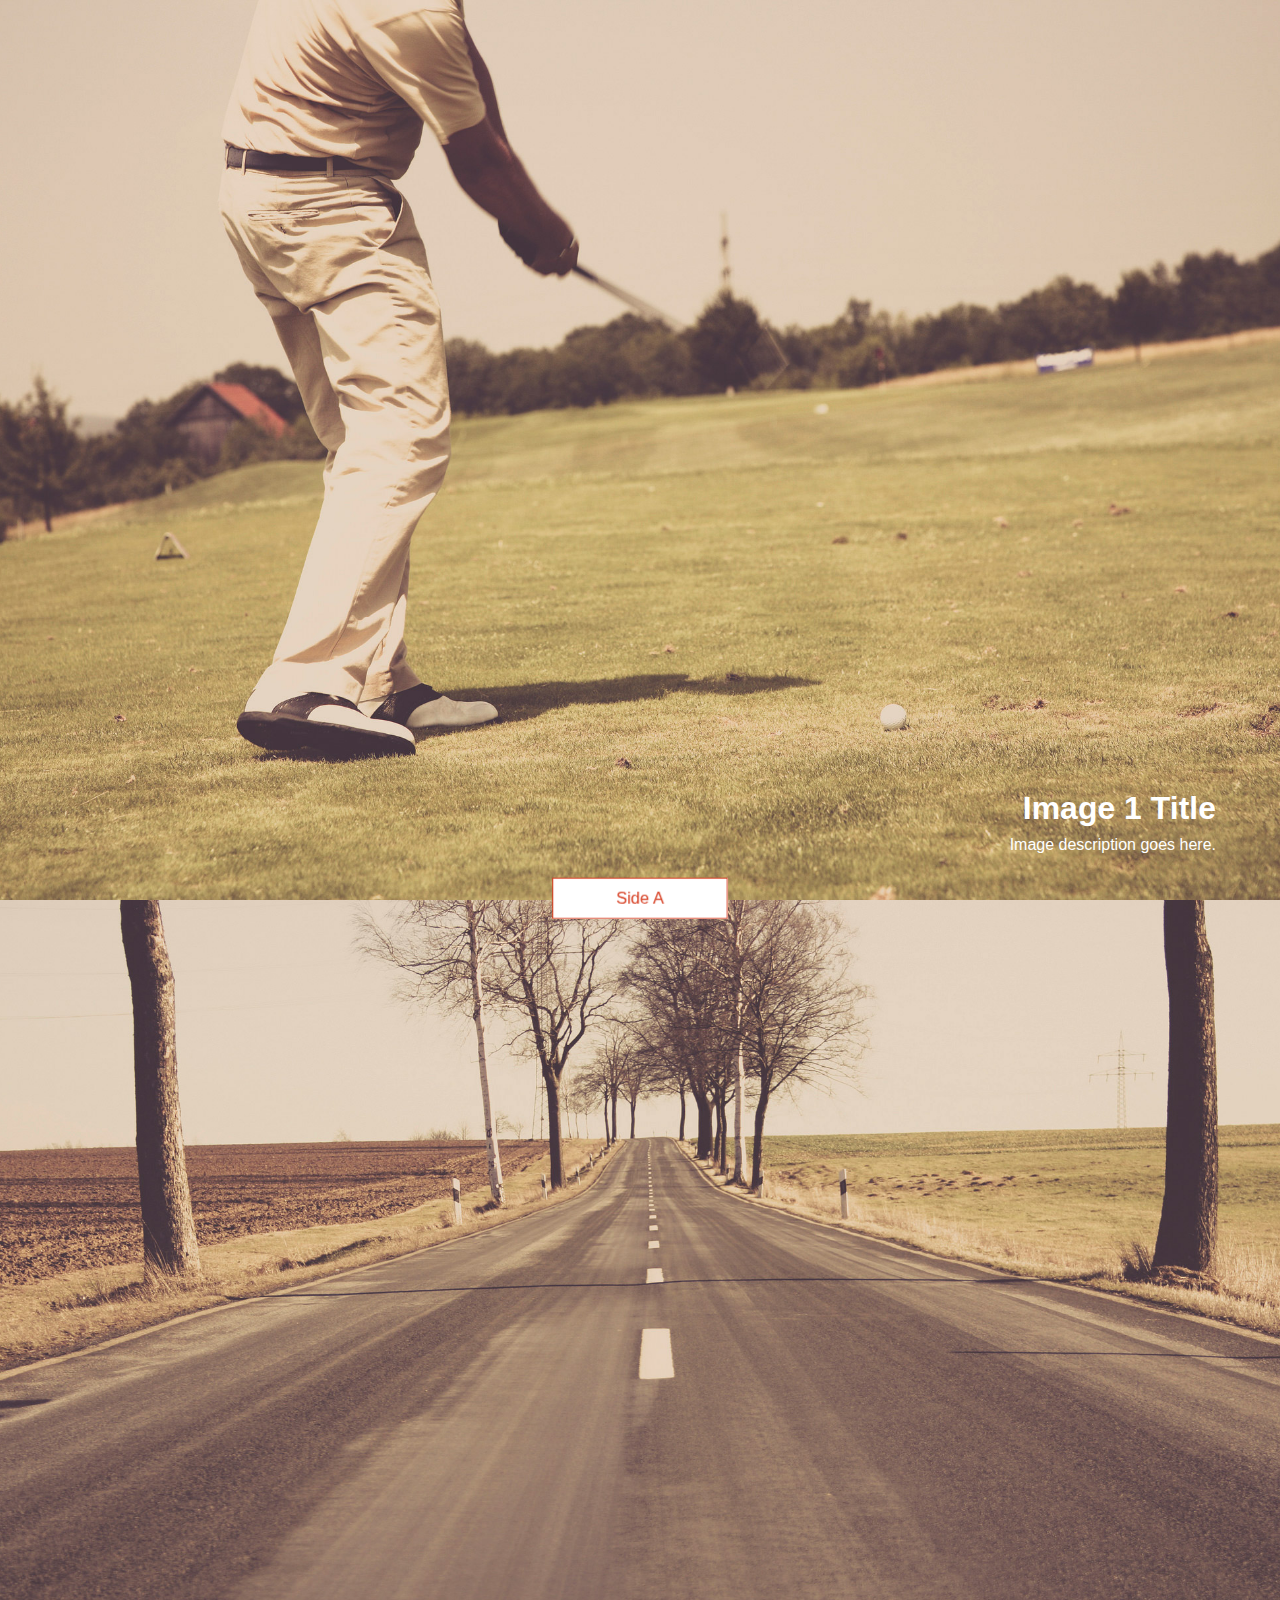
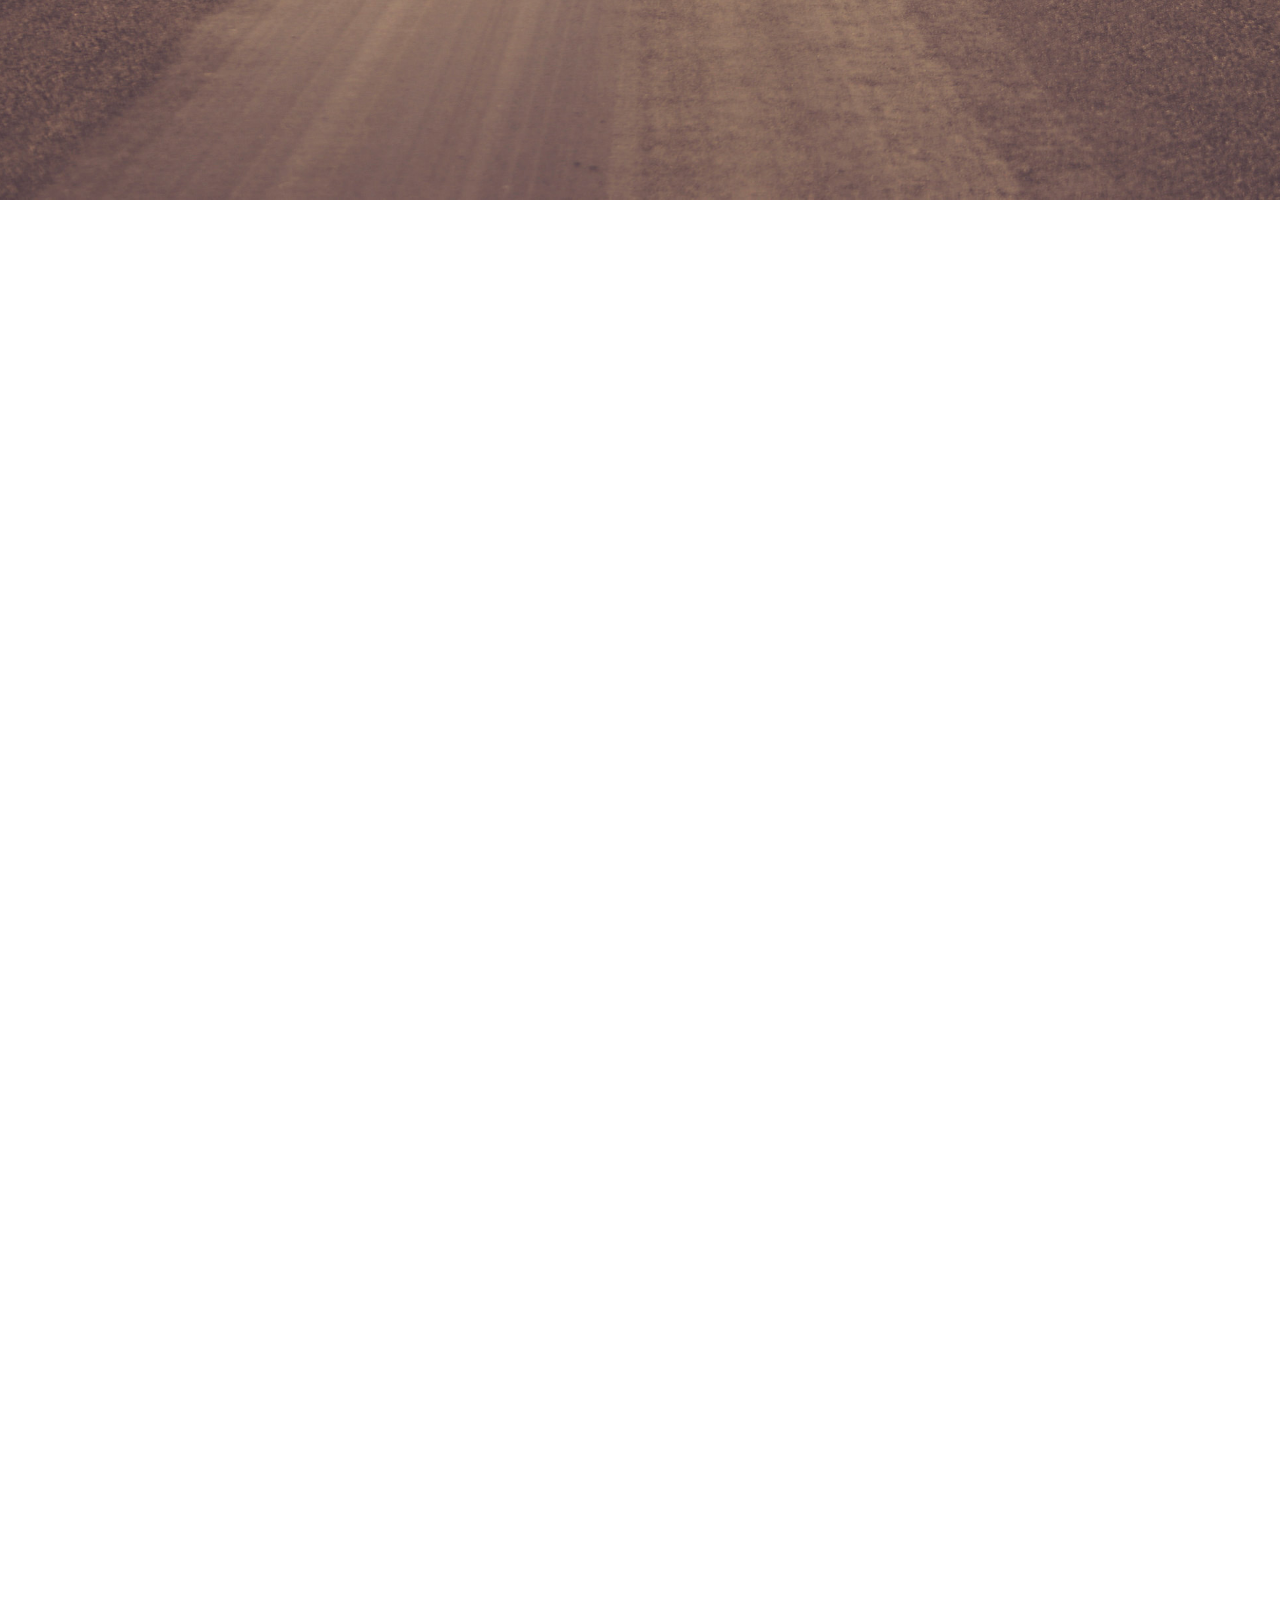
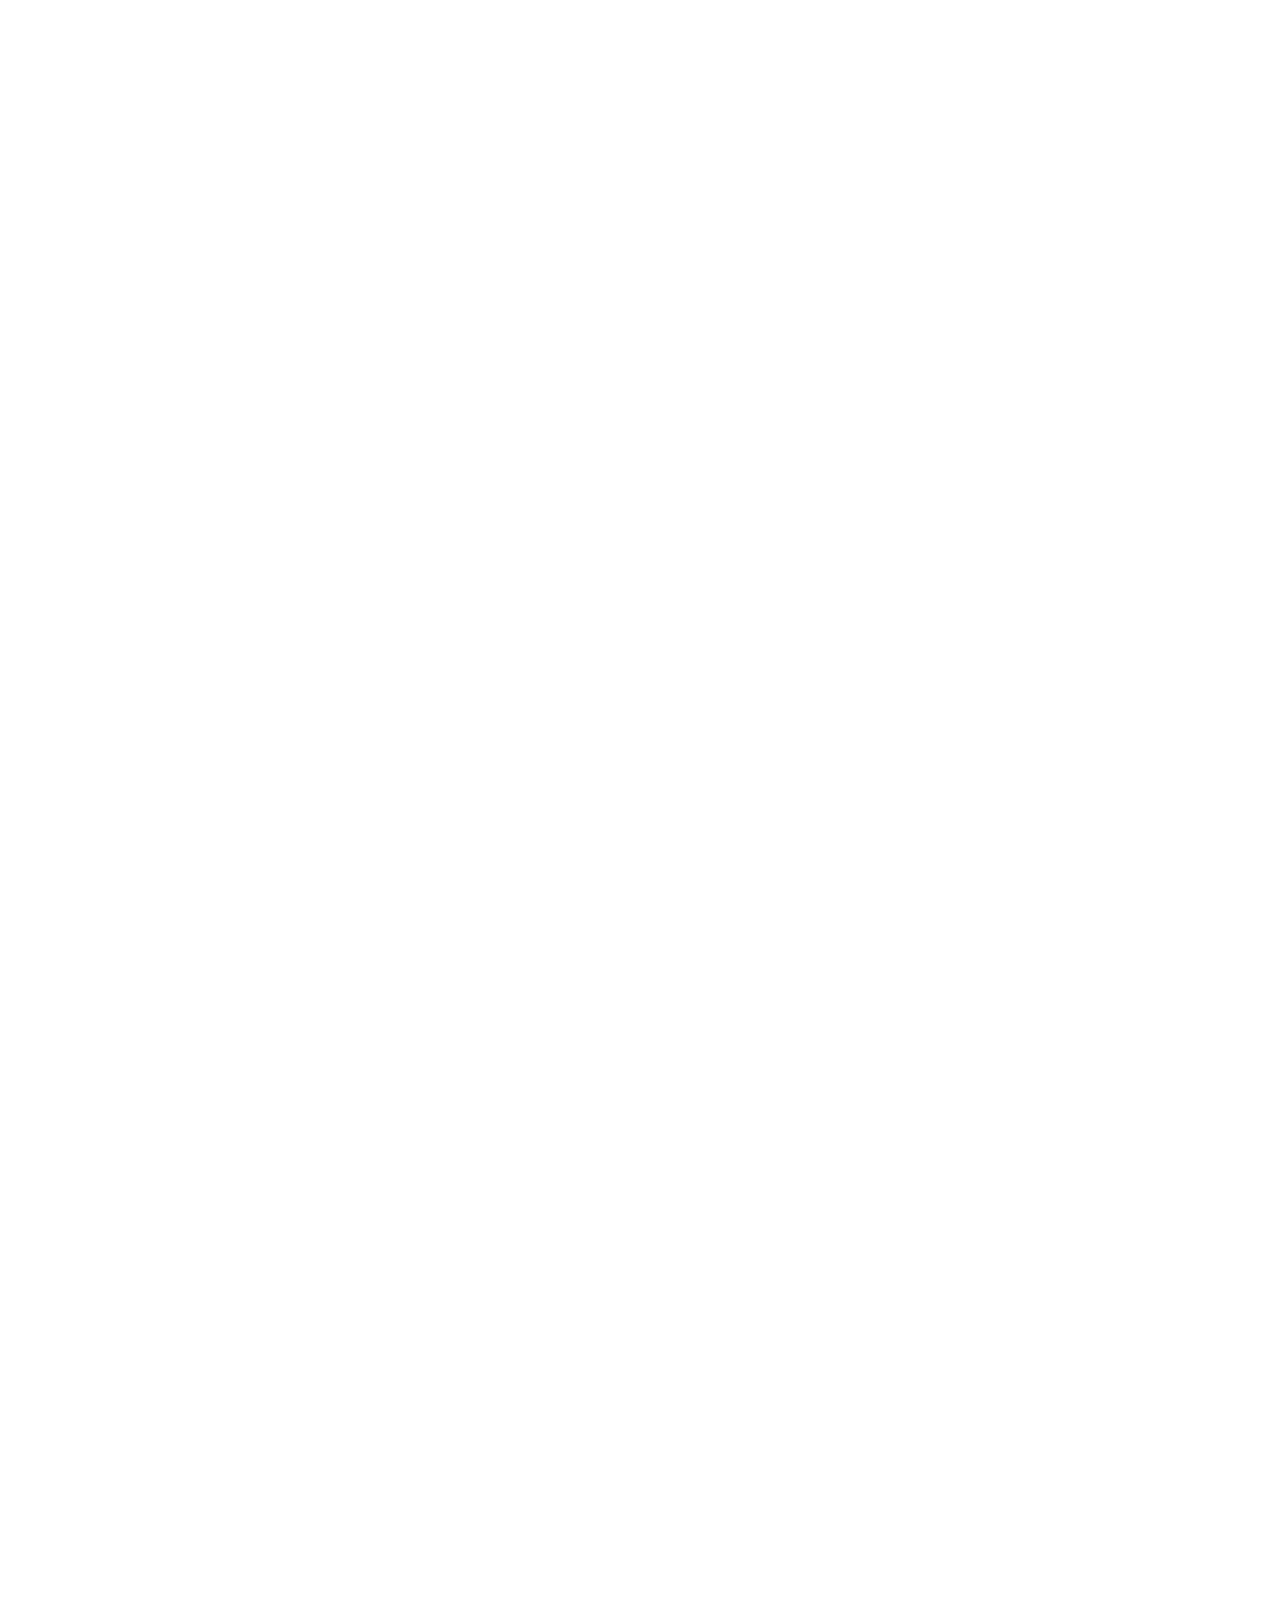
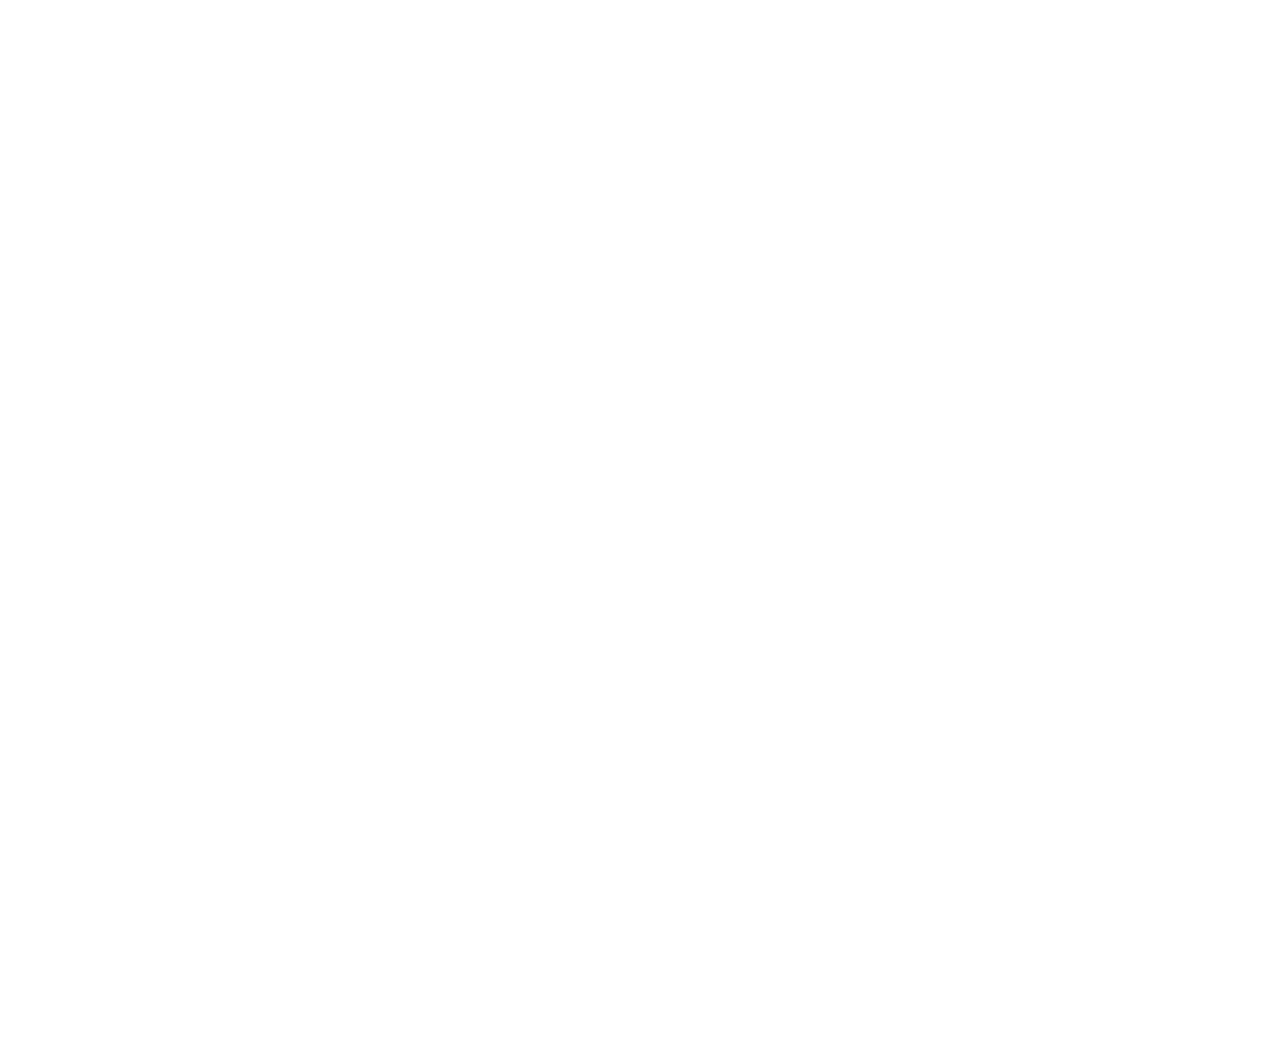
<file: index.html>
<!DOCTYPE html>
<!--[if lt IE 7]>      <html class="no-js lt-ie9 lt-ie8 lt-ie7"> <![endif]-->
<!--[if IE 7]>         <html class="no-js lt-ie9 lt-ie8"> <![endif]-->
<!--[if IE 8]>         <html class="no-js lt-ie9"> <![endif]-->
<!--[if gt IE 8]><!--> <html class="no-js"> <!--<![endif]-->
    <head>
        <meta charset="utf-8">
        <meta http-equiv="X-UA-Compatible" content="IE=edge,chrome=1">
        <title>Voyage of the Moon</title>
        <meta name="description" content="Learn how to create a fullscreen slideshow for your scrolling website.">
        
        <link rel="author" href="Vyom Sharma"/>

        <!--iOS -->
        <meta name="viewport" content="width=device-width, initial-scale=1.0">
        
        <!-- Place favicon.ico and apple-touch-icon.png in the root directory -->

        <link rel="stylesheet" href="css/normalize.css">
        <link rel="stylesheet" href="css/main.css">
        <script src="js/vendor/modernizr-2.6.2.min.js"></script>

    </head>
    <body>

        <!--[if lt IE 7]>
            <p class="chromeframe">You are using an <strong>outdated</strong> browser. Please <a href="http://browsehappy.com/">upgrade your browser</a> or <a href="http://www.google.com/chromeframe/?redirect=true">activate Google Chrome Frame</a> to improve your experience.</p>
        <![endif]-->

					
		<div id="page-content">
            
            <div id="slides-container">
                <div id="slides"
                    data-0="transform:translate(0%,0%);"
                    data-150p="transform:translate(0%,-50%);"
                    data-200p=""
                    data-300p="transform:translate(-50%,-50%);"
                    data-350p=""
                    data-450p="transform:translate(-50%,0%);"
                >
                    <div id="slide-1" class="slide">
                        <div class="caption"
                            data-40p="opacity: 1; transform:translate(0px,0px);"
                            data-70p="opacity: 0; transform:translate(0px,-100%);"
                            data-anchor-target="#helper"
                        >
                            <h1>Image 1 Title</h1>
                            <p>Image description goes here.</p>
                        </div>
                    </div>
                    <div id="slide-2" class="slide">
                        <div class="caption"
                            data-130p="opacity: 0; transform:translate(0px,-200%);"
                            data-180p="opacity: 1; transform:translate(0px,0px);"
                            data-250p=""
                            data-280p="opacity: 0; transform:translate(-100px,0px);"
                            data-anchor-target="#helper"
                        >
                           
                            <h1>Image 2 Title</h1>
                            <p>Image description goes here.</p>
                        </div>
                        <!--button-code-->
                           <div id="perspective">

        <div class="myBox"
            data--20p-bottom="transform: rotateX(-90deg)"
            data--50p-bottom="transform: rotateX(0deg)"
        >
            <div class="myBoxB">
              <span> Side A</span>
            </div> 
         Side B
         </div>
        </div>
                           <!--button ends-->
                    </div>
                    
                    
                    <div id="slide-3" class="slide">
                        <div class="caption"
                            data-250p="opacity: 0; transform:translate(300px,0px);"
                            data-300p="opacity: 1; transform:translate(0px,0px);"
                            data-anchor-target="#helper"
                        >
                            <h1>Image 3 Title</h1>
                            <p>Image description goes here.</p>
                        </div>
                    </div>
                    
                    
                    <div id="slide-4" class="slide">
                        <div class="caption"
                            data-430p="opacity: 0;"
                            data-450p="opacity: 1;"
                            data-anchor-target="#helper"
                        >
                            <h1>Image 4 Title</h1>
                            <p>Image description goes here.</p>
                        </div>
                        
                        <!--button-code-->
                           <div id="perspective">

        <div class="myBox"
            data--20p-bottom="transform: rotateX(-90deg)"
            data--50p-bottom="transform: rotateX(0deg)"
        >
            <div class="myBoxB">
              <span> Side A</span>
            </div> 
         Side B
         </div>
        </div>
                           <!--button ends-->
                    </div>
                </div>
            </div>

            <div id="helper">
                <div class="marker red"></div>
                <div class="marker green"></div>
                <div class="marker blue"></div>
                <div class="marker yellow"></div>
            </div>





		</div>
        
        <script src="js/skrollr.min.js"></script>
        <script type="text/javascript">
            var s = skrollr.init();
        </script>
        

    </body>
</html>
</file>
<file: css/main.css>
/* ==========================================================================
   Chrome Frame prompt
   ========================================================================== */

.chromeframe {
    margin: 0.2em 0;
    background: #ccc;
    color: #000;
    padding: 0.2em 0;
}

/* ==========================================================================
   Author's custom styles
   ========================================================================== */

html, body {
    width:100%;
    height:100%;
}

.caption {
    position: absolute;
    bottom: 5%;
    right: 5%;
    text-align: right;
    color: #fff;
}
p, h1 { margin: 0; }
h1 { margin-bottom: 0.2em; }
p { line-height: 1.333em; }
 
/* full width/height container */
#slides-container {
    width: 100%;
    height: 100%;
    overflow: hidden;
}
 
/* double the height/width of a viewport */
#slides {
    width: 200%;
    height: 200%;
    position: fixed;
    top: 0;
    left: 0;
}
.slide {
    position:absolute;
    top:0;
    left:0;
    width:50%;
    height:50%;
}
#slide-1 {
    background: url('../img/bcg_slide-1.jpg') no-repeat center center;
    background-size: cover;
}
#slide-2 {
    background: url('../img/bcg_slide-2.jpg') no-repeat center center;
    background-size: cover;
    -webkit-transform: translate(0,100%);
    -ms-transform: translate(0,100%);
    transform: translate(0,100%);
}
#slide-3 {
    background: url('../img/bcg_slide-3.jpg') no-repeat center center;
    background-size: cover;
    -webkit-transform: translate(100%,100%);
    -ms-transform: translate(100%,100%);
    transform: translate(100%,100%);
}
#slide-3 .caption {
    left: 5%;
    right: auto;
    color: #47373f;
}
#slide-4 {
    background: url('../img/bcg_slide-4.jpg') no-repeat center center;
    background-size: cover;
    -webkit-transform: translate(100%,0%);
    -ms-transform: translate(100%,0%);
    transform: translate(100%,0%);
}
#slide-4 .caption {
    right: auto;
    left: 5%;
    top: 5%;
    bottom: auto;
    color: #47373f;
}

#helper {
    position:absolute;
    left:0;
    top: 0;
    height:600%;
    width: 0;
}
.marker {
    height: 25%;
    width: 100%;
}
.red {
    background-color: red;
}
.green {
    background-color: green;
}
.blue {
    background-color: blue;
}
.yellow {
    background-color: yellow;
}


/*button css*/
body{
    padding-top: 100vh;
    height: 4000px;
}
#page-content{
    text-align: center;
}
.myBox{
    width: 170px;
    margin: 0 auto;
    color: #fff;
    position: relative;
    padding: 10px 0;
    background-color: #d73f22;
    transform: rotateX(-90deg);
    transform-style: preserve-3d;
    backface-visibility: hidden;
}
.myBoxB{
    width: 170px;
    position: absolute;
    top: 0;
    left: 0;
    transform-origin: center top;
    transform: rotateX(-90deg);

}
.myBoxB span{
    display: block;
    padding: 10px 0;
    background-color: #fff;
    border: 1px #d73f22 solid;
    color: #d73f22;
    transform: rotateX(-180deg);
}

#perspective{
    perspective: 600px;
}

/*button code ends*/
/* ==========================================================================
   Helper classes
   ========================================================================== */

/*
 * Image replacement
 */

.ir {
    background-color: transparent;
    border: 0;
    overflow: hidden;
    /* IE 6/7 fallback */
    *text-indent: -9999px;
}

.ir:before {
    content: "";
    display: block;
    width: 0;
    height: 150%;
}

/*
 * Hide from both screenreaders and browsers: h5bp.com/u
 */

.hidden {
    display: none !important;
    visibility: hidden;
}

/*
 * Hide only visually, but have it available for screenreaders: h5bp.com/v
 */

.visuallyhidden {
    border: 0;
    clip: rect(0 0 0 0);
    height: 1px;
    margin: -1px;
    overflow: hidden;
    padding: 0;
    position: absolute;
    width: 1px;
}

/*
 * Extends the .visuallyhidden class to allow the element to be focusable
 * when navigated to via the keyboard: h5bp.com/p
 */

.visuallyhidden.focusable:active,
.visuallyhidden.focusable:focus {
    clip: auto;
    height: auto;
    margin: 0;
    overflow: visible;
    position: static;
    width: auto;
}

/*
 * Hide visually and from screenreaders, but maintain layout
 */

.invisible {
    visibility: hidden;
}

/*
 * Clearfix: contain floats
 *
 * For modern browsers
 * 1. The space content is one way to avoid an Opera bug when the
 *    `contenteditable` attribute is included anywhere else in the document.
 *    Otherwise it causes space to appear at the top and bottom of elements
 *    that receive the `clearfix` class.
 * 2. The use of `table` rather than `block` is only necessary if using
 *    `:before` to contain the top-margins of child elements.
 */

.clearfix:before,
.clearfix:after {
    content: " "; /* 1 */
    display: table; /* 2 */
}

.clearfix:after {
    clear: both;
}

/*
 * For IE 6/7 only
 * Include this rule to trigger hasLayout and contain floats.
 */

.clearfix {
    *zoom: 1;
}

/* ==========================================================================
   EXAMPLE Media Queries for Responsive Design.
   These examples override the primary ('mobile first') styles.
   Modify as content requires.
   ========================================================================== */

@media only screen and (min-width: 35em) {
    /* Style adjustments for viewports that meet the condition */
    
    /* =Caption style */
    .caption {
        text-align: right;
    }
    #slide-3 .caption,
    #slide-4 .caption {
        text-align: left;
    }
}

@media print,
       (-o-min-device-pixel-ratio: 5/4),
       (-webkit-min-device-pixel-ratio: 1.25),
       (min-resolution: 120dpi) {
    /* Style adjustments for high resolution devices */
}

/* ==========================================================================
   Print styles.
   Inlined to avoid required HTTP connection: h5bp.com/r
   ========================================================================== */

@media print {
    * {
        background: transparent !important;
        color: #000 !important; /* Black prints faster: h5bp.com/s */
        box-shadow: none !important;
        text-shadow: none !important;
    }

    a,
    a:visited {
        text-decoration: underline;
    }

    a[href]:after {
        content: " (" attr(href) ")";
    }

    abbr[title]:after {
        content: " (" attr(title) ")";
    }

    /*
     * Don't show links for images, or javascript/internal links
     */

    .ir a:after,
    a[href^="javascript:"]:after,
    a[href^="#"]:after {
        content: "";
    }

    pre,
    blockquote {
        border: 1px solid #999;
        page-break-inside: avoid;
    }

    thead {
        display: table-header-group; /* h5bp.com/t */
    }

    tr,
    img {
        page-break-inside: avoid;
    }

    img {
        max-width: 100% !important;
    }

    @page {
        margin: 0.5cm;
    }

    p,
    h2,
    h3 {
        orphans: 3;
        widows: 3;
    }

    h2,
    h3 {
        page-break-after: avoid;
    }
}

/* 
	Ok so you have made it this far, that means you are very keen to on my code. 

*/
</file>
